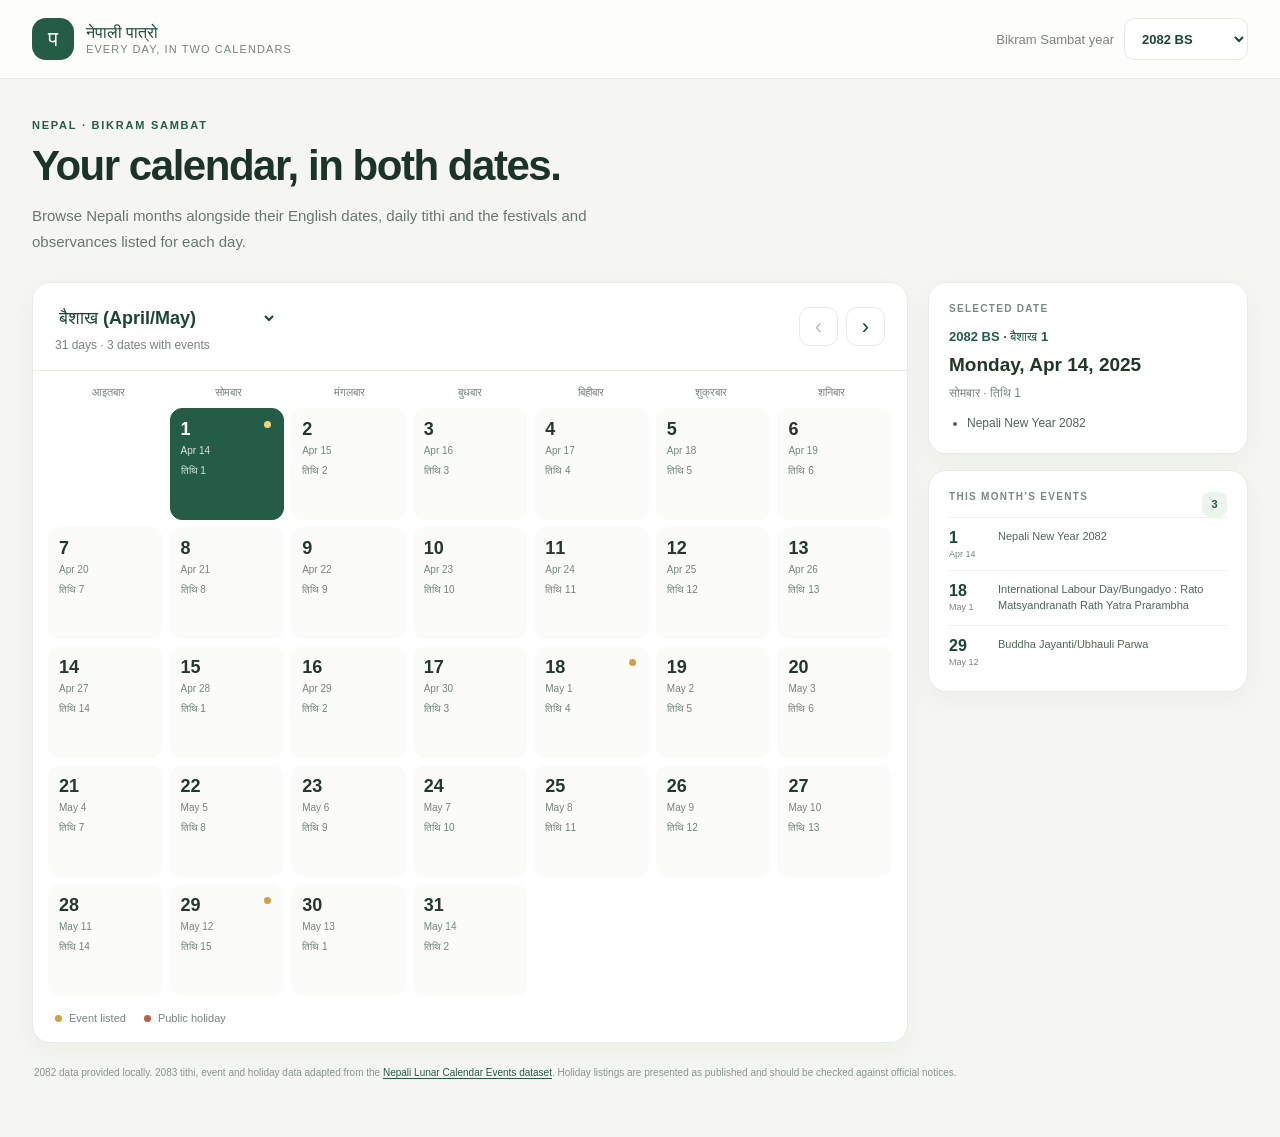
<file: index.html>
<!doctype html>
<html lang="en">
  <head>
    <meta charset="UTF-8" />
    <meta name="viewport" content="width=device-width, initial-scale=1.0" />
    <meta
      name="description"
      content="Browse the Nepali Bikram Sambat calendar for 2082 and 2083, with Gregorian dates, tithi and events."
    />
    <title>Nepali Calendar · 2082–2083</title>
    <link rel="stylesheet" href="styles.css" />
    <script src="app.js" defer></script>
  </head>
  <body>
    <header class="topbar">
      <div class="page-shell topbar-inner">
        <a class="brand" href="./" aria-label="Nepali calendar home">
          <span class="brand-mark" aria-hidden="true">प</span>
          <span class="brand-copy">
            <strong>नेपाली पात्रो</strong>
            <span>Every day, in two calendars</span>
          </span>
        </a>
        <div class="year-picker">
          <label for="year-select">Bikram Sambat year</label>
          <select id="year-select" aria-label="Select Bikram Sambat year">
            <option value="2082">2082 BS</option>
            <option value="2083">2083 BS</option>
          </select>
        </div>
      </div>
    </header>

    <main class="page-shell">
      <section class="intro" aria-labelledby="page-title">
        <p class="eyebrow">NEPAL · BIKRAM SAMBAT</p>
        <h1 id="page-title">Your calendar, in both dates.</h1>
        <p class="intro-copy">
          Browse Nepali months alongside their English dates, daily tithi and
          the festivals and observances listed for each day.
        </p>
      </section>

      <p id="status-message" class="status-message" role="alert" hidden></p>

      <section class="calendar-layout" aria-label="Nepali calendar">
        <div class="calendar-card">
          <div class="calendar-toolbar">
            <div class="month-heading">
              <div>
                <select
                  id="month-select"
                  class="month-select"
                  aria-label="Select Nepali month"
                ></select>
                <span id="month-summary" class="month-summary"></span>
              </div>
            </div>
            <nav class="month-navigation" aria-label="Calendar month navigation">
              <button
                id="previous-month"
                class="nav-button"
                type="button"
                aria-label="Previous month"
              >
                <span aria-hidden="true">‹</span>
              </button>
              <button
                id="next-month"
                class="nav-button"
                type="button"
                aria-label="Next month"
              >
                <span aria-hidden="true">›</span>
              </button>
            </nav>
          </div>

          <div id="weekday-headings" class="weekday-headings" aria-hidden="true"></div>
          <div
            id="calendar-grid"
            class="calendar-grid"
            role="group"
            aria-label="Dates in the selected month"
          ></div>
          <div class="calendar-legend" aria-label="Calendar legend">
            <span class="legend-item">
              <span class="legend-dot" aria-hidden="true"></span>
              Event listed
            </span>
            <span class="legend-item">
              <span class="legend-holiday" aria-hidden="true"></span>
              Public holiday
            </span>
          </div>
        </div>

        <aside class="sidebar" aria-label="Date details and monthly events">
          <section class="side-card" aria-labelledby="selected-heading">
            <p id="selected-heading" class="section-kicker">Selected date</p>
            <div id="selected-date" aria-live="polite"></div>
          </section>

          <section class="side-card events-card" aria-labelledby="events-heading">
            <div class="events-heading">
              <p id="events-heading" class="section-kicker">This month’s events</p>
              <span id="event-count" class="event-count" aria-label="Dates with events">0</span>
            </div>
            <div id="event-list" class="event-list"></div>
          </section>
        </aside>
      </section>

      <p class="source-note">
        2082 data provided locally. 2083 tithi, event and holiday data adapted
        from the
        <a
          href="https://github.com/sajanm/nepali-lunar-calendar-events/blob/81a8d318d6fb1c897fb76908389517c6fe289a55/2083.json"
          target="_blank"
          rel="noreferrer"
        >Nepali Lunar Calendar Events dataset</a>.
        Holiday listings are presented as published and should be checked
        against official notices.
      </p>
    </main>
  </body>
</html>
</file>
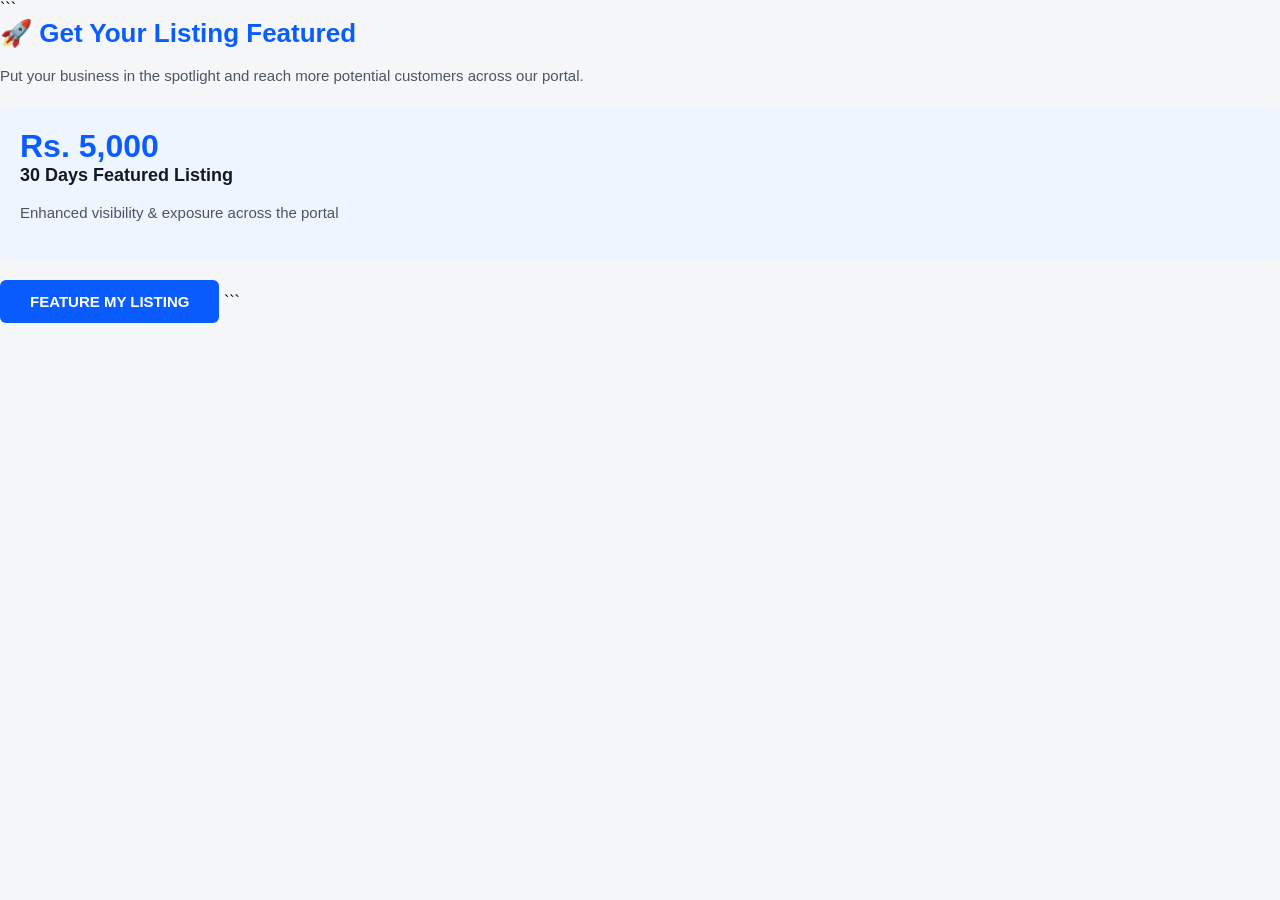
<file: index - Copy.html>
<!DOCTYPE html>

<html lang="en">
<head>
  <meta charset="UTF-8">
  <meta name="viewport" content="width=device-width, initial-scale=1.0">
  <style>
    body {
      margin: 0;
      padding: 0;
      background: #f4f6f8;
      font-family: Arial, sans-serif;
    }

```
.email {
  max-width: 550px;
  margin: 25px auto;
  background: #ffffff;
  padding: 30px;
  text-align: center;
  border-radius: 10px;
}

h1 {
  margin: 0 0 15px;
  font-size: 26px;
  color: #0b5cff;
}

p {
  color: #4b5563;
  font-size: 15px;
  line-height: 1.6;
}

.offer {
  margin: 20px 0;
  padding: 20px;
  background: #eef5ff;
  border-radius: 8px;
}

.price {
  font-size: 32px;
  font-weight: bold;
  color: #0b5cff;
}

.days {
  font-size: 18px;
  font-weight: bold;
  color: #111827;
}

.button {
  display: inline-block;
  background: #0b5cff;
  color: #ffffff !important;
  text-decoration: none;
  padding: 13px 30px;
  border-radius: 6px;
  font-weight: bold;
  font-size: 15px;
}
```

  </style>
</head>

<body>

  <div class="email">

```
<h1>🚀 Get Your Listing Featured</h1>

<p>
  Put your business in the spotlight and reach more potential customers
  across our portal.
</p>

<div class="offer">
  <div class="price">Rs. 5,000</div>
  <div class="days">30 Days Featured Listing</div>
  <p>Enhanced visibility &amp; exposure across the portal</p>
</div>

<a href="#" class="button">FEATURE MY LISTING</a>
```

  </div>

</body>
</html>
</file>
<file: styles.css>
:root {
  color-scheme: light;
  font-family: "Noto Sans Devanagari", "Segoe UI", sans-serif;
  color: #23332d;
  background: #f5f6f1;
  font-synthesis: none;
  text-rendering: optimizeLegibility;
  --green: #245c46;
  --green-dark: #1b4636;
  --green-soft: #edf4ee;
  --gold: #d3a13f;
  --muted: #78847e;
  --border: #e8ebe5;
  --surface: #fff;
  --rose: #bb5c4d;
}

* {
  box-sizing: border-box;
}

body {
  margin: 0;
  min-width: 320px;
}

button,
select {
  font: inherit;
}

button:focus-visible,
select:focus-visible {
  outline: 3px solid #d3a13f;
  outline-offset: 3px;
}

.page-shell {
  width: min(1440px, calc(100% - 64px));
  margin: 0 auto;
}

.topbar {
  border-bottom: 1px solid var(--border);
  background: rgb(255 255 255 / 80%);
}

.topbar-inner {
  display: flex;
  min-height: 78px;
  align-items: center;
  justify-content: space-between;
  gap: 24px;
}

.brand {
  display: inline-flex;
  align-items: center;
  gap: 12px;
  color: var(--green-dark);
  text-decoration: none;
}

.brand-mark {
  display: grid;
  width: 42px;
  height: 42px;
  place-items: center;
  border-radius: 14px;
  background: var(--green);
  color: white;
  font-size: 21px;
  font-weight: 700;
}

.brand-copy {
  display: grid;
  gap: 1px;
}

.brand-copy strong {
  font-size: 16px;
}

.brand-copy span {
  color: var(--muted);
  font-size: 11px;
  letter-spacing: 0.1em;
  text-transform: uppercase;
}

.year-picker {
  display: flex;
  align-items: center;
  gap: 10px;
  color: var(--muted);
  font-size: 13px;
}

.year-picker select,
.month-select {
  min-height: 42px;
  padding: 0 38px 0 13px;
  border: 1px solid var(--border);
  border-radius: 10px;
  background: var(--surface);
  color: var(--green-dark);
  font-weight: 650;
  cursor: pointer;
}

main {
  padding-top: 40px;
  padding-bottom: 56px;
}

.intro {
  margin-bottom: 28px;
}

.eyebrow {
  margin: 0 0 10px;
  color: var(--green);
  font-size: 11px;
  font-weight: 750;
  letter-spacing: 0.16em;
}

.intro h1 {
  margin: 0;
  color: #1c3329;
  font-size: clamp(29px, 4vw, 42px);
  font-weight: 650;
  letter-spacing: -0.035em;
  line-height: 1.2;
}

.intro-copy {
  max-width: 610px;
  margin: 12px 0 0;
  color: #697670;
  font-size: 15px;
  line-height: 1.7;
}

.status-message {
  margin: 0 0 20px;
  padding: 14px 18px;
  border: 1px solid #eed8c1;
  border-radius: 12px;
  background: #fff8ee;
  color: #815632;
  line-height: 1.6;
}

.calendar-layout {
  display: grid;
  grid-template-columns: minmax(0, 1fr) 320px;
  align-items: start;
  gap: 20px;
}

.calendar-card,
.side-card {
  border: 1px solid var(--border);
  border-radius: 18px;
  background: var(--surface);
  box-shadow: 0 8px 26px rgb(34 58 45 / 4%);
}

.calendar-card {
  overflow: hidden;
}

.calendar-toolbar {
  display: flex;
  min-height: 88px;
  align-items: center;
  justify-content: space-between;
  gap: 16px;
  padding: 18px 22px;
  border-bottom: 1px solid var(--border);
}

.month-heading {
  display: flex;
  align-items: center;
  gap: 13px;
}

.month-heading > div {
  display: grid;
  gap: 4px;
}

.month-select {
  min-height: 32px;
  padding: 0 28px 0 0;
  border: 0;
  border-radius: 0;
  font-size: 18px;
}

.month-summary {
  color: var(--muted);
  font-size: 12px;
}

.month-navigation {
  display: flex;
  gap: 8px;
}

.nav-button {
  display: grid;
  width: 39px;
  height: 39px;
  place-items: center;
  border: 1px solid var(--border);
  border-radius: 11px;
  background: white;
  color: var(--green-dark);
  font-size: 22px;
  cursor: pointer;
  transition: background 140ms ease, border-color 140ms ease;
}

.nav-button:hover:not(:disabled) {
  border-color: #b6c8bc;
  background: var(--green-soft);
}

.nav-button:disabled {
  color: #b8c0bb;
  cursor: not-allowed;
}

.weekday-headings,
.calendar-grid {
  display: grid;
  grid-template-columns: repeat(7, minmax(0, 1fr));
}

.weekday-headings {
  padding: 15px 15px 9px;
  color: #79857e;
  font-size: 11px;
  font-weight: 650;
  text-align: center;
}

.calendar-grid {
  padding: 0 15px 16px;
  gap: 7px;
}

.calendar-day,
.calendar-blank {
  min-width: 0;
  min-height: 112px;
  border-radius: 12px;
}

.calendar-day {
  position: relative;
  display: flex;
  flex-direction: column;
  align-items: flex-start;
  padding: 10px;
  border: 1px solid transparent;
  background: #fbfcfa;
  color: #25372e;
  text-align: left;
  cursor: pointer;
  transition: background 140ms ease, border-color 140ms ease, transform 140ms ease;
}

.calendar-day:hover {
  transform: translateY(-1px);
  border-color: #cbd9ce;
  background: #f4f8f3;
}

.bs-date {
  font-size: 18px;
  font-weight: 700;
  line-height: 1.2;
}

.ad-date {
  margin-top: 4px;
  color: var(--muted);
  font-size: 10px;
}

.tithi {
  display: -webkit-box;
  overflow: hidden;
  margin-top: 8px;
  color: #718078;
  font-size: 10px;
  line-height: 1.35;
  -webkit-box-orient: vertical;
  -webkit-line-clamp: 1;
}

.calendar-day.is-selected {
  border-color: var(--green);
  background: var(--green);
  color: white;
}

.calendar-day.is-selected .ad-date,
.calendar-day.is-selected .tithi {
  color: #d8e6dc;
}

.calendar-day.is-holiday:not(.is-selected) .bs-date {
  color: var(--rose);
}

.event-marker {
  position: absolute;
  top: 12px;
  right: 12px;
  width: 7px;
  height: 7px;
  border-radius: 50%;
  background: var(--gold);
}

.is-selected .event-marker {
  background: #f5d477;
}

.calendar-blank {
  background: transparent;
}

.calendar-legend {
  display: flex;
  align-items: center;
  gap: 18px;
  padding: 0 22px 18px;
  color: var(--muted);
  font-size: 11px;
}

.legend-item {
  display: inline-flex;
  align-items: center;
  gap: 7px;
}

.legend-dot {
  width: 7px;
  height: 7px;
  border-radius: 50%;
  background: var(--gold);
}

.legend-holiday {
  width: 7px;
  height: 7px;
  border-radius: 50%;
  background: var(--rose);
}

.sidebar {
  display: grid;
  gap: 16px;
}

.side-card {
  padding: 20px;
}

.section-kicker {
  margin: 0 0 15px;
  color: #7d8882;
  font-size: 10px;
  font-weight: 750;
  letter-spacing: 0.13em;
  text-transform: uppercase;
}

.selected-date-label {
  margin: 0 0 7px;
  color: var(--green);
  font-size: 13px;
  font-weight: 700;
}

.selected-date-title {
  margin: 0;
  color: #20362b;
  font-size: 19px;
  font-weight: 650;
  line-height: 1.35;
}

.selected-date-meta {
  margin: 8px 0 0;
  color: var(--muted);
  font-size: 12px;
}

.holiday-badge,
.holiday-label {
  display: inline-block;
  color: var(--rose);
  font-size: 10px;
  font-weight: 750;
}

.holiday-badge {
  margin-top: 13px;
  padding: 5px 8px;
  border-radius: 7px;
  background: #fff1ed;
}

.selected-events {
  display: grid;
  gap: 7px;
  margin: 14px 0 0;
  padding-left: 18px;
  color: #52635a;
  font-size: 12px;
  line-height: 1.6;
}

.empty-note {
  margin: 14px 0 0;
  color: #87918b;
  font-size: 12px;
  line-height: 1.6;
}

.events-card {
  padding-bottom: 13px;
}

.events-heading {
  display: flex;
  align-items: center;
  justify-content: space-between;
}

.event-count {
  display: grid;
  width: 25px;
  height: 25px;
  place-items: center;
  border-radius: 8px;
  background: var(--green-soft);
  color: var(--green);
  font-size: 11px;
  font-weight: 750;
}

.event-list {
  display: grid;
  max-height: 425px;
  overflow-y: auto;
}

.event-item {
  display: grid;
  grid-template-columns: 39px minmax(0, 1fr);
  gap: 10px;
  padding: 11px 0;
  border: 0;
  border-top: 1px solid #eff1ed;
  background: transparent;
  color: inherit;
  text-align: left;
  cursor: pointer;
}

.event-item:hover .event-titles > span {
  color: var(--green);
}

.event-date {
  display: grid;
  align-content: start;
  justify-items: start;
  gap: 2px;
}

.event-date strong {
  color: var(--green-dark);
  font-size: 16px;
}

.event-date span {
  color: var(--muted);
  font-size: 9px;
}

.event-titles {
  display: grid;
  gap: 4px;
  color: #53645a;
  font-size: 11px;
  line-height: 1.45;
}

.event-titles .holiday-label {
  margin-top: 2px;
}

.source-note {
  margin: 21px 2px 0;
  color: #8a948e;
  font-size: 10px;
  line-height: 1.7;
}

.source-note a {
  color: var(--green);
  text-underline-offset: 2px;
}

@media (max-width: 980px) {
  .calendar-layout {
    grid-template-columns: minmax(0, 1fr) 280px;
  }

  .calendar-day,
  .calendar-blank {
    min-height: 100px;
  }

  .calendar-day {
    padding: 8px;
  }

  .tithi {
    font-size: 9px;
  }
}

@media (max-width: 760px) {
  .page-shell {
    width: min(100% - 32px, 620px);
  }

  main {
    padding-top: 28px;
  }

  .calendar-layout {
    grid-template-columns: 1fr;
  }

  .sidebar {
    grid-template-columns: 1fr 1fr;
    align-items: start;
  }

  .events-card {
    grid-column: span 2;
  }

  .event-list {
    max-height: 320px;
  }
}

@media (max-width: 520px) {
  .topbar-inner {
    min-height: 68px;
  }

  .brand-mark {
    width: 37px;
    height: 37px;
  }

  .year-picker {
    gap: 6px;
  }

  .year-picker label {
    display: none;
  }

  .year-picker select {
    min-height: 38px;
    padding-right: 28px;
  }

  .intro {
    margin-bottom: 21px;
  }

  .intro-copy {
    font-size: 13px;
  }

  .calendar-toolbar {
    min-height: 76px;
    padding: 13px;
  }

  .month-heading {
    gap: 4px;
  }

  .month-select {
    max-width: 205px;
    font-size: 15px;
  }

  .nav-button {
    width: 35px;
    height: 35px;
  }

  .weekday-headings {
    padding: 12px 7px 8px;
    font-size: 9px;
  }

  .calendar-grid {
    padding: 0 7px 10px;
    gap: 4px;
  }

  .calendar-day,
  .calendar-blank {
    min-height: 78px;
    border-radius: 9px;
  }

  .calendar-day {
    padding: 7px 5px;
  }

  .bs-date {
    font-size: 15px;
  }

  .ad-date {
    font-size: 8px;
  }

  .tithi {
    margin-top: 6px;
    font-size: 8px;
  }

  .event-marker {
    top: 7px;
    right: 7px;
    width: 6px;
    height: 6px;
  }

  .calendar-legend {
    gap: 12px;
    padding: 0 13px 15px;
    font-size: 9px;
  }

  .sidebar {
    grid-template-columns: 1fr;
  }

  .events-card {
    grid-column: auto;
  }
}
</file>
